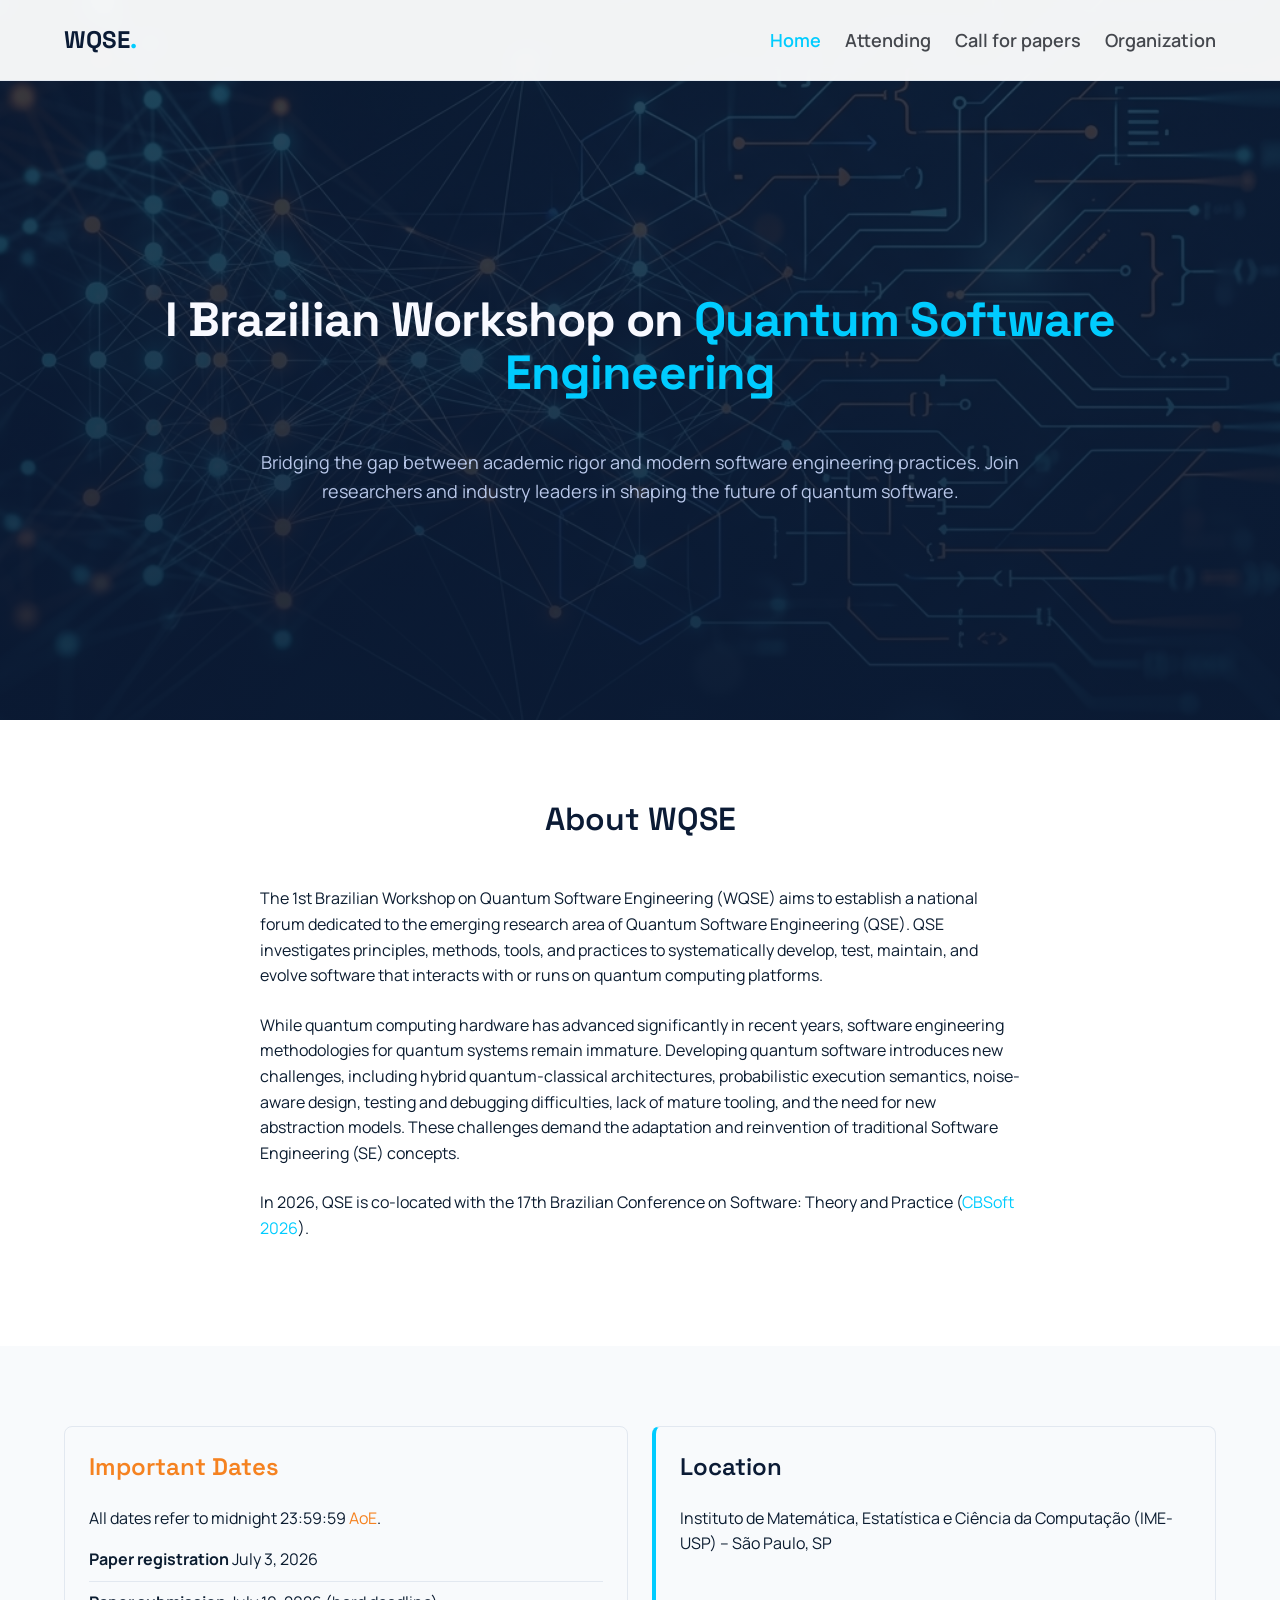
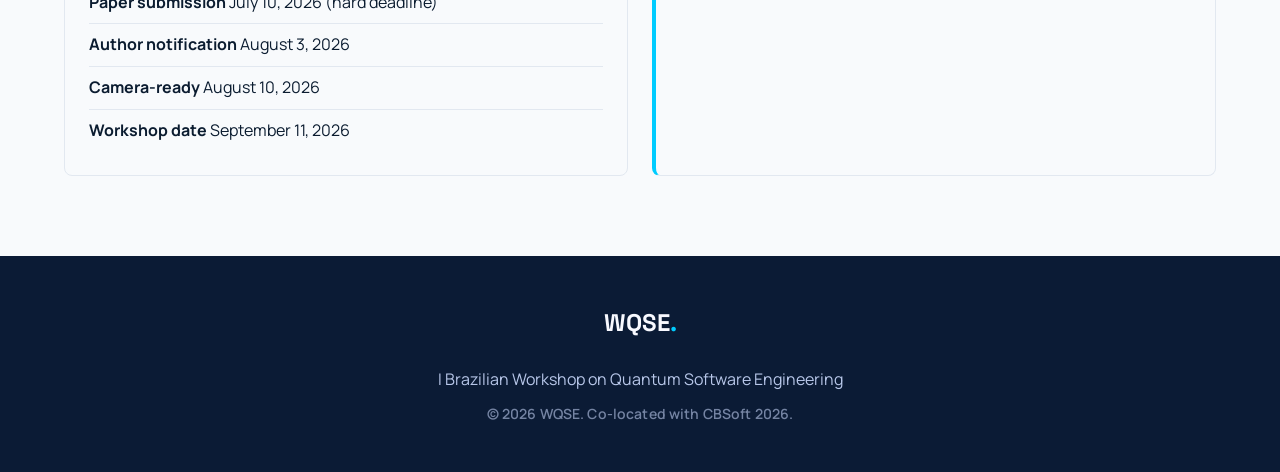
<file: index.html>
<!DOCTYPE html>
<html lang="en">
<head>
    <meta charset="UTF-8">
    <meta name="viewport" content="width=device-width, initial-scale=1.0">
    <title>WQSE - I Brazilian Workshop on Quantum Software Engineering</title>
    <meta name="description" content="I Brazilian Workshop on Quantum Software Engineering (WQSE), co-located with CBSoft 2026.">
    <link rel="stylesheet" href="style.css">
    <style>
        .hero {
            background-image: linear-gradient(rgba(11, 27, 53, 0.8), rgba(11, 27, 53, 0.9)), url('assets/hero-bg.png');
            background-size: cover;
            background-position: center;
        }
    </style>
</head>
<body>
    <!-- Header Navigation -->
    <header class="header">
        <div class="container nav-container">
            <a href="index.html" class="logo">WQSE<span class="text-cyan">.</span></a>
            <nav>
                <ul class="nav-links">
                    <li><a href="index.html" class="nav-link active">Home</a></li>
                    <li><a href="attending.html" class="nav-link">Attending</a></li>
                    <li><a href="cfp.html" class="nav-link">Call for papers</a></li>
                    <li><a href="organization.html" class="nav-link">Organization</a></li>
                </ul>
            </nav>
        </div>
    </header>

    <main>
        <!-- Hero Section -->
        <section class="hero section-dark">
            <div class="container grid">
                <div class="col-12 hero-content text-center">
                    <h1 class="display">I Brazilian Workshop on <span class="text-cyan">Quantum Software Engineering</span></h1>
                    <h2 class="body-lg" style="color: var(--color-inverse-primary); max-width: 800px; margin: 0 auto; font-family: var(--font-body); font-weight: 400;">
                        Bridging the gap between academic rigor and modern software engineering practices. Join researchers and industry leaders in shaping the future of quantum software.
                    </h2>
                </div>
            </div>
        </section>

        <!-- About Section -->
        <section id="about" class="section">
            <div class="container grid">
                <div class="col-8" style="margin: 0 auto;">
                    <h2 class="headline-lg text-center" style="margin-bottom: var(--spacing-lg); color: var(--color-primary);">About WQSE</h2>
                    <p class="body-md" style="margin-bottom: var(--spacing-md);">
                        The 1st Brazilian Workshop on Quantum Software Engineering (WQSE) aims to establish a national forum dedicated to the emerging research area of Quantum Software Engineering (QSE). QSE investigates principles, methods, tools, and practices to systematically develop, test, maintain, and evolve software that interacts with or runs on quantum computing platforms.
                    </p>
                    <p class="body-md" style="margin-bottom: var(--spacing-md);">
                        While quantum computing hardware has advanced significantly in recent years, software engineering methodologies for quantum systems remain immature. Developing quantum software introduces new challenges, including hybrid quantum-classical architectures, probabilistic execution semantics, noise-aware design, testing and debugging difficulties, lack of mature tooling, and the need for new abstraction models. These challenges demand the adaptation and reinvention of traditional Software Engineering (SE) concepts.
                    </p>
                    <p class="body-md" style="margin-bottom: var(--spacing-md);">
                        In 2026, QSE is co-located with the 17th Brazilian Conference on Software: Theory and Practice (<a href="https://cbsoft.sbc.org.br/2026/" target="_blank" style="color: var(--color-tertiary); text-decoration: none;">CBSoft 2026</a>).
                    </p>
                </div>
            </div>
        </section>

        <!-- Important Dates & Location -->
        <section class="section" style="background-color: var(--bg-level-1);">
            <div class="container grid">
                <div class="col-6 card">
                    <h3 class="headline-md" style="font-size: 24px; color: var(--color-secondary);">Important Dates</h3>
                    <p class="body-md" style="margin-top: 8px;">All dates refer to midnight 23:59:59 <a href="https://www.timeanddate.com/time/zones/aoe" target="_blank" style="color: var(--color-secondary); text-decoration: none;">AoE</a>.</p>
                    <ul class="body-md" style="list-style: none; padding: 0; margin-top: 16px;">
                        <li style="margin-bottom: 8px; border-bottom: 1px solid var(--border-level-1); padding-bottom: 8px;"><strong>Paper registration</strong> July 3, 2026</li>
                        <li style="margin-bottom: 8px; border-bottom: 1px solid var(--border-level-1); padding-bottom: 8px;"><strong>Paper submission</strong> July 10, 2026 (hard deadline)</li>
                        <li style="margin-bottom: 8px; border-bottom: 1px solid var(--border-level-1); padding-bottom: 8px;"><strong>Author notification</strong> August 3, 2026</li>
                        <li style="margin-bottom: 8px; border-bottom: 1px solid var(--border-level-1); padding-bottom: 8px;"><strong>Camera-ready</strong> August 10, 2026</li>
                        <li style="margin-bottom: 8px;"><strong>Workshop date</strong> September 11, 2026</li>
                    </ul>
                </div>
                
                <div class="col-6 card" style="border-left: 4px solid var(--color-tertiary);">
                    <h3 class="headline-md" style="font-size: 24px;">Location</h3>
                    <p class="body-md" style="margin-top: 16px;">
                        Instituto de Matemática, Estatística e Ciência da Computação (IME-USP) – São Paulo, SP
                    </p>
                </div>
            </div>
        </section>
    </main>

    <footer class="footer">
        <div class="container">
            <h2 class="logo" style="color: var(--color-surface-bright);">WQSE<span class="text-cyan">.</span></h2>
            <p class="body-md" style="color: var(--color-inverse-primary); margin: var(--spacing-sm) 0;">I Brazilian Workshop on Quantum Software Engineering</p>
            <p class="label-md" style="color: var(--color-on-primary-container);">© 2026 WQSE. Co-located with CBSoft 2026.</p>
        </div>
    </footer>
    <script src="script.js"></script>
</body>
</html>
</file>
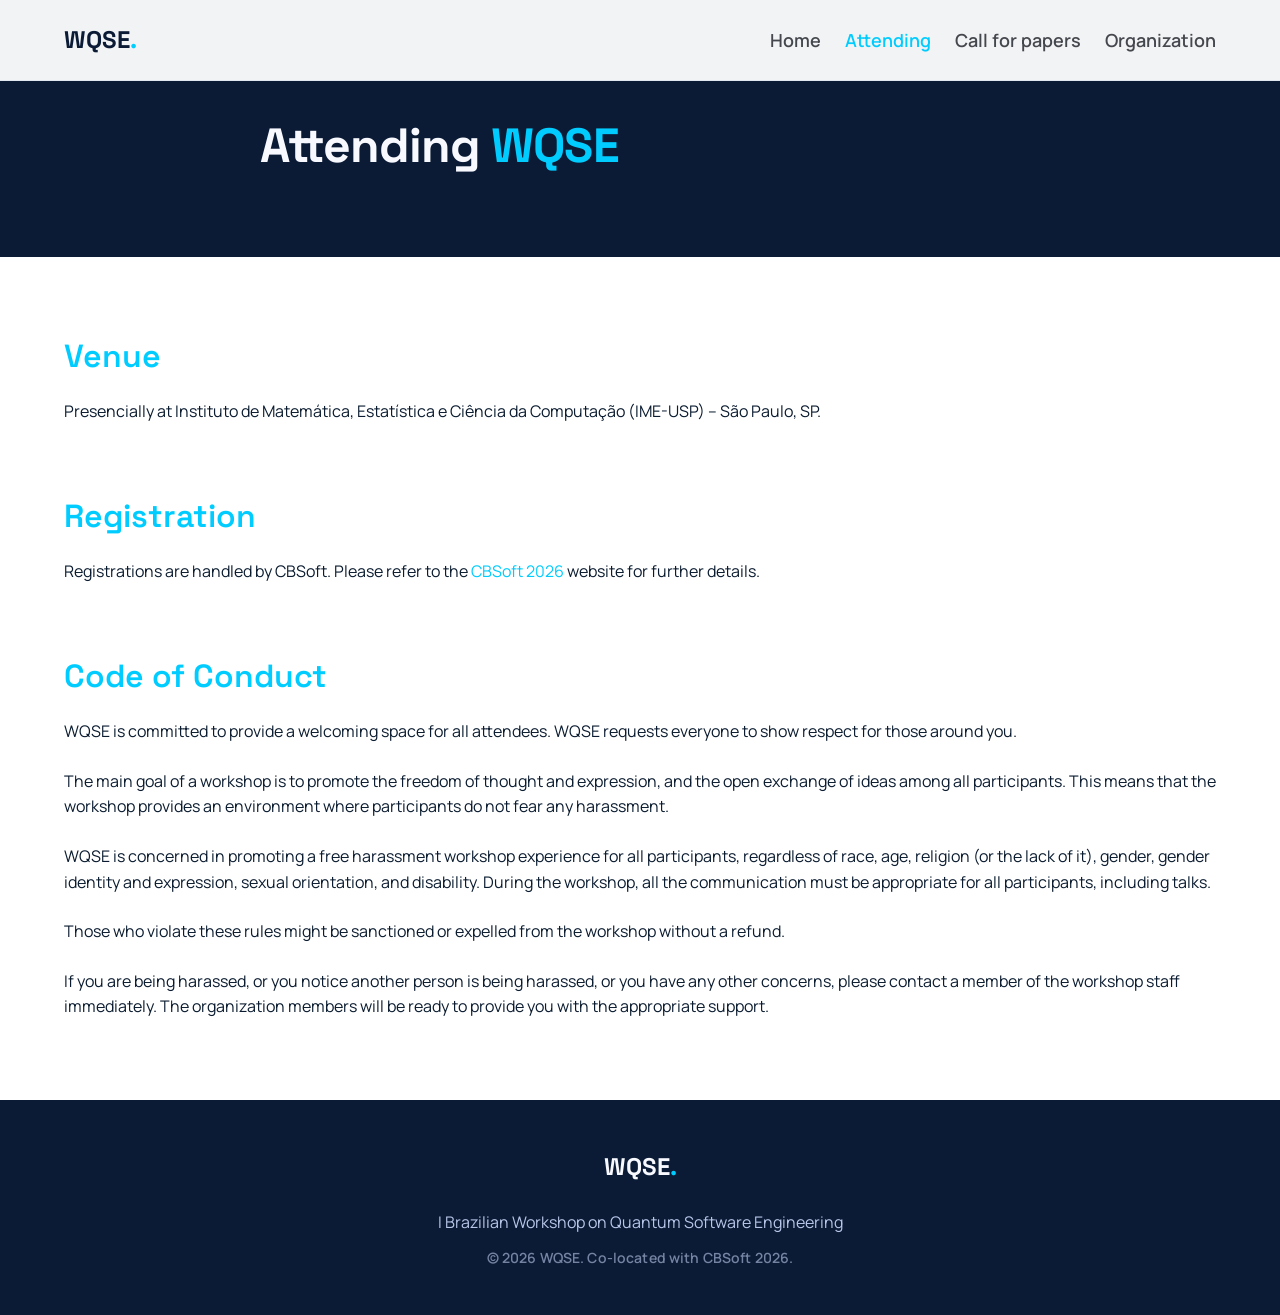
<file: attending.html>
<!DOCTYPE html>
<html lang="en">
<head>
    <meta charset="UTF-8">
    <meta name="viewport" content="width=device-width, initial-scale=1.0">
    <title>Attending - WQSE</title>
    <link rel="stylesheet" href="style.css">
</head>
<body>
    <header class="header">
        <div class="container nav-container">
            <a href="index.html" class="logo">WQSE<span class="text-cyan">.</span></a>
            <nav>
                <ul class="nav-links">
                    <li><a href="index.html" class="nav-link">Home</a></li>
                    <li><a href="attending.html" class="nav-link active">Attending</a></li>
                    <li><a href="cfp.html" class="nav-link">Call for papers</a></li>
                    <li><a href="organization.html" class="nav-link">Organization</a></li>
                </ul>
            </nav>
        </div>
    </header>

    <main>
        <section class="section section-dark" style="padding-top: 120px; padding-bottom: 60px;">
            <div class="container grid">
                <div class="col-8 hero-content">
                    <h1 class="display">Attending <span class="text-cyan">WQSE</span></h1>
                </div>
            </div>
        </section>

        <section class="section">
            <div class="container grid">
                <div class="col-12" style="margin-bottom: var(--spacing-lg);">
                    <h2 class="headline-lg text-cyan">Venue</h2>
                    <p class="body-md">
                        Presencially at Instituto de Matemática, Estatística e Ciência da Computação (IME-USP) – São Paulo, SP.
                    </p>
                </div>

                <div class="col-12" style="margin-bottom: var(--spacing-lg);">
                    <h2 class="headline-lg text-cyan">Registration</h2>
                    <p class="body-md">
                        Registrations are handled by CBSoft. Please refer to the <a href="https://cbsoft.sbc.org.br/2026/" target="_blank" style="color: var(--color-tertiary); text-decoration: none;">CBSoft 2026</a> website for further details.
                    </p>
                </div>

                <div class="col-12">
                    <h2 class="headline-lg text-cyan">Code of Conduct</h2>
                    <p class="body-md" style="margin-bottom: var(--spacing-md);">
                        WQSE is committed to provide a welcoming space for all attendees. WQSE requests everyone to show respect for those around you.
                    </p>
                    <p class="body-md" style="margin-bottom: var(--spacing-md);">
                        The main goal of a workshop is to promote the freedom of thought and expression, and the open exchange of ideas among all participants. This means that the workshop provides an environment where participants do not fear any harassment.
                    </p>
                    <p class="body-md" style="margin-bottom: var(--spacing-md);">
                        WQSE is concerned in promoting a free harassment workshop experience for all participants, regardless of race, age, religion (or the lack of it), gender, gender identity and expression, sexual orientation, and disability. During the workshop, all the communication must be appropriate for all participants, including talks.
                    </p>
                    <p class="body-md" style="margin-bottom: var(--spacing-md);">
                        Those who violate these rules might be sanctioned or expelled from the workshop without a refund.
                    </p>
                    <p class="body-md">
                        If you are being harassed, or you notice another person is being harassed, or you have any other concerns, please contact a member of the workshop staff immediately. The organization members will be ready to provide you with the appropriate support.
                    </p>
                </div>
            </div>
        </section>
    </main>

    <footer class="footer">
        <div class="container">
            <h2 class="logo" style="color: var(--color-surface-bright);">WQSE<span class="text-cyan">.</span></h2>
            <p class="body-md" style="color: var(--color-inverse-primary); margin: var(--spacing-sm) 0;">I Brazilian Workshop on Quantum Software Engineering</p>
            <p class="label-md" style="color: var(--color-on-primary-container);">© 2026 WQSE. Co-located with CBSoft 2026.</p>
        </div>
    </footer>
    <script src="script.js"></script>
</body>
</html>
</file>
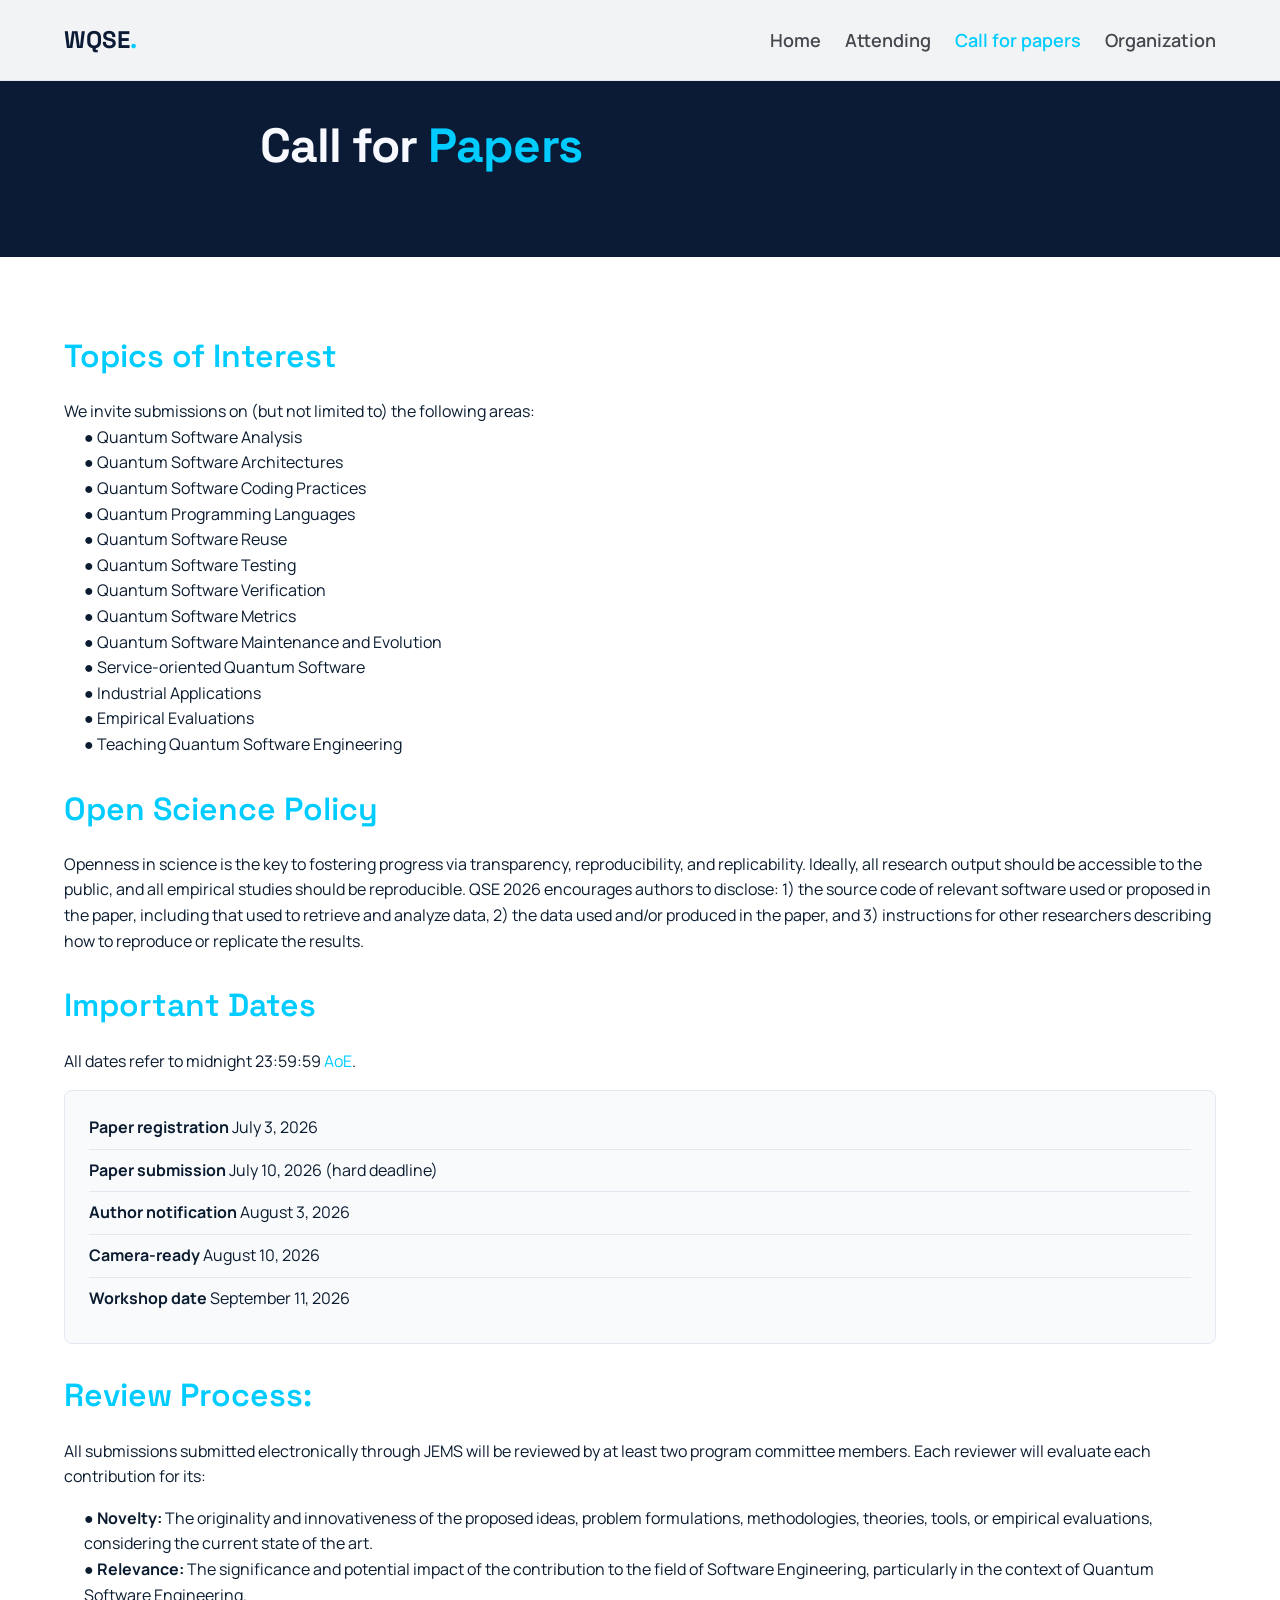
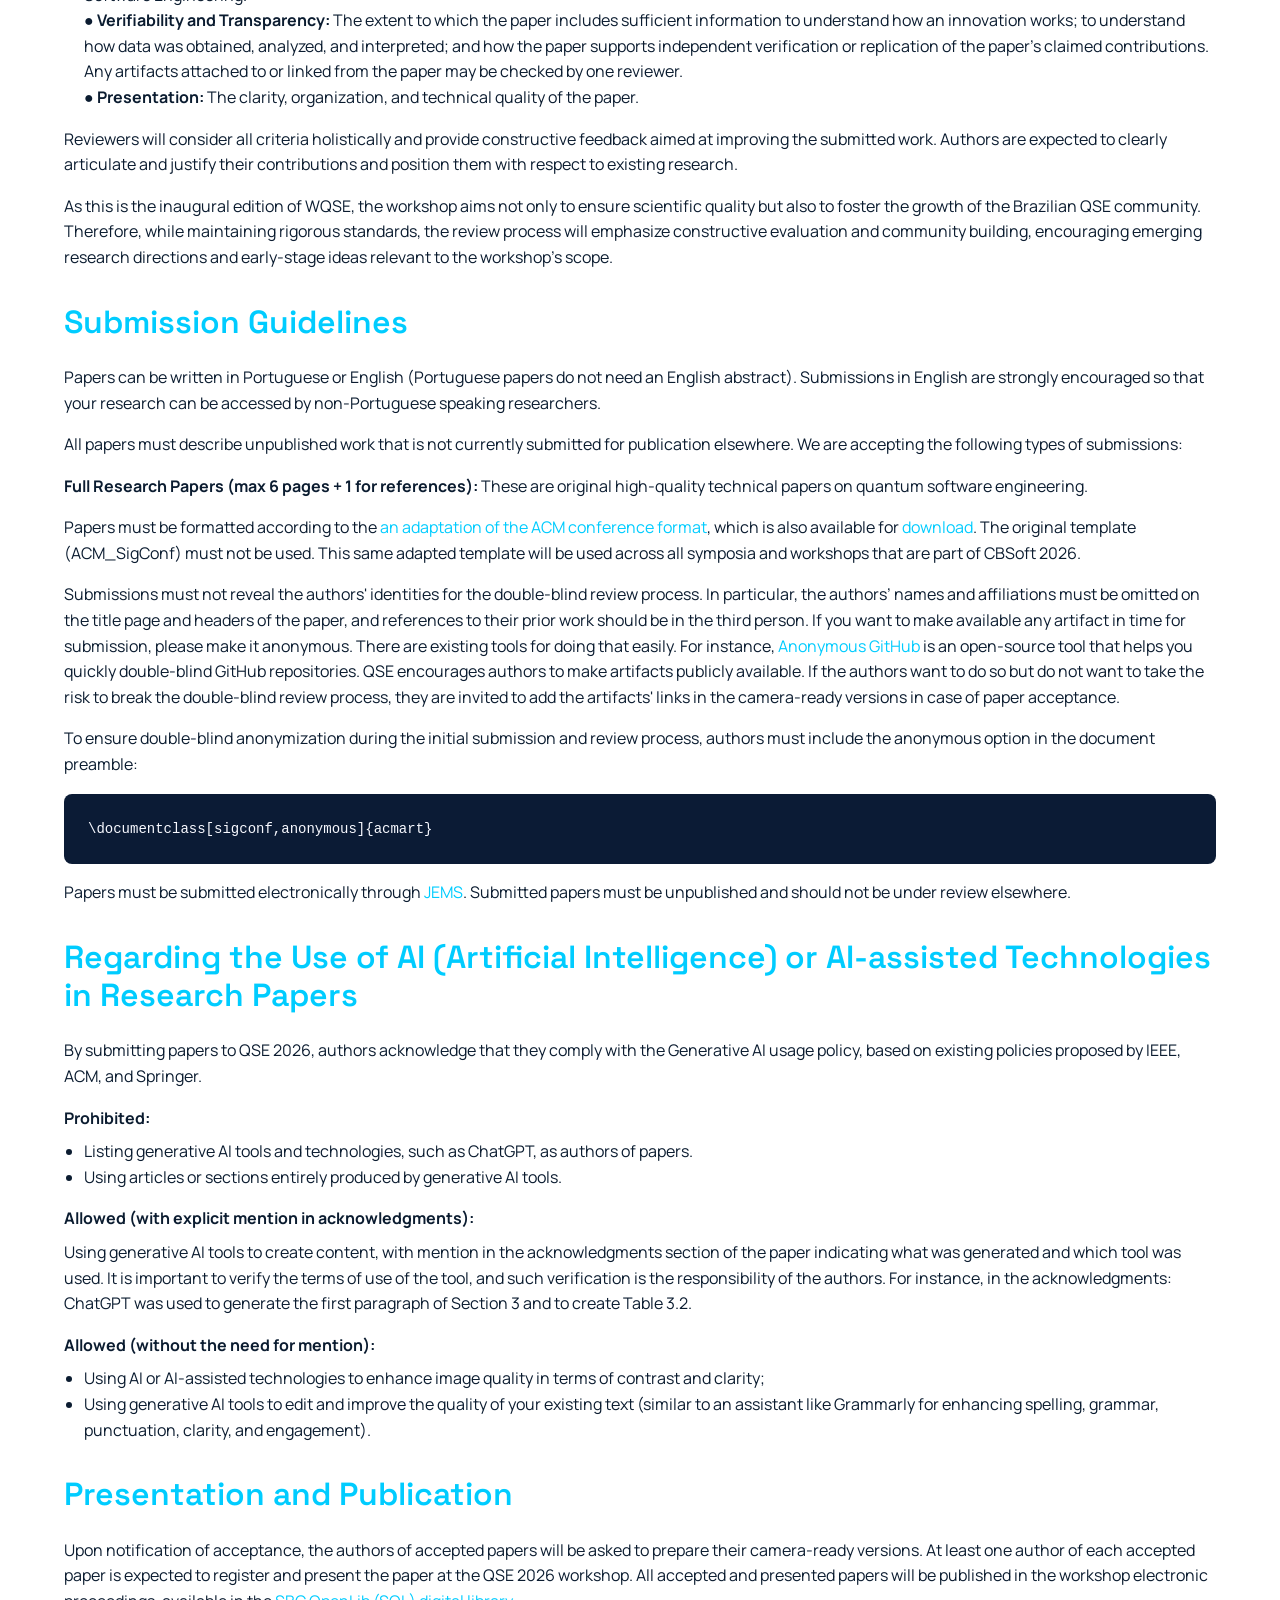
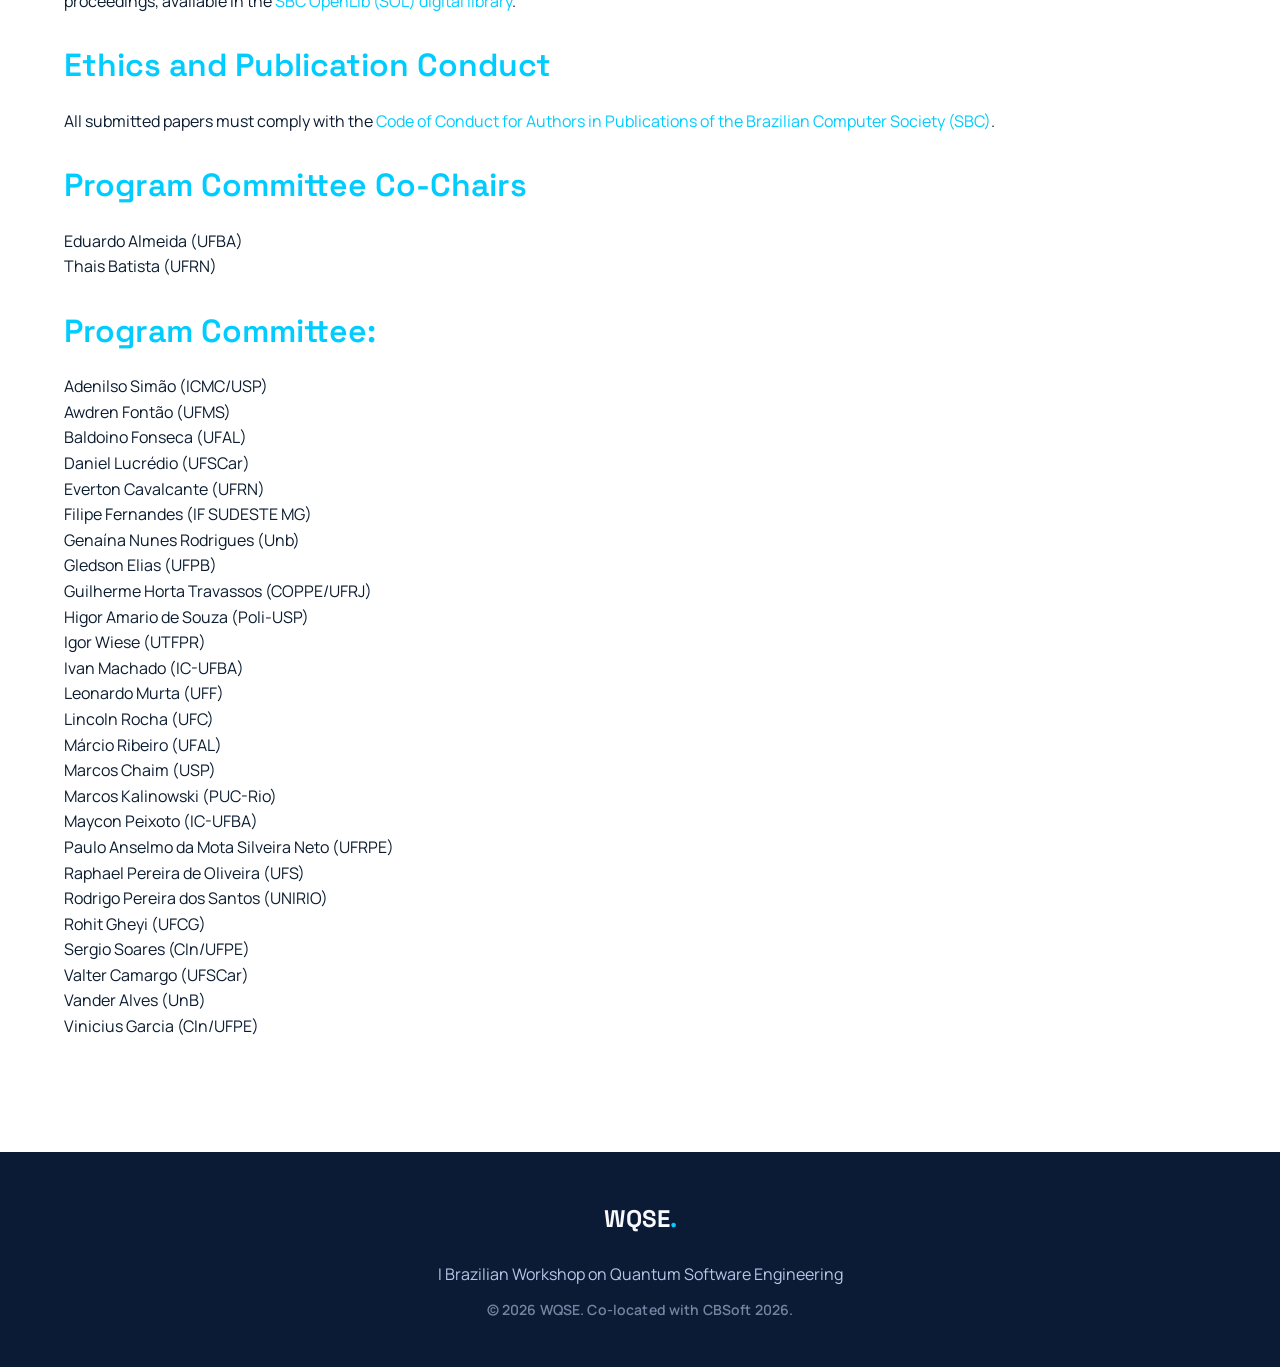
<file: cfp.html>
<!DOCTYPE html>
<html lang="en">
<head>
    <meta charset="UTF-8">
    <meta name="viewport" content="width=device-width, initial-scale=1.0">
    <title>Call for Papers - WQSE</title>
    <link rel="stylesheet" href="style.css">
</head>
<body>
    <header class="header">
        <div class="container nav-container">
            <a href="index.html" class="logo">WQSE<span class="text-cyan">.</span></a>
            <nav>
                <ul class="nav-links">
                    <li><a href="index.html" class="nav-link">Home</a></li>
                    <li><a href="attending.html" class="nav-link">Attending</a></li>
                    <li><a href="cfp.html" class="nav-link active">Call for papers</a></li>
                    <li><a href="organization.html" class="nav-link">Organization</a></li>
                </ul>
            </nav>
        </div>
    </header>

    <main>
        <section class="section section-dark" style="padding-top: 120px; padding-bottom: 60px;">
            <div class="container grid">
                <div class="col-8 hero-content">
                    <h1 class="display">Call for <span class="text-cyan">Papers</span></h1>
                </div>
            </div>
        </section>

        <section class="section">
            <div class="container grid">
                <div class="col-12">
                    <h2 class="headline-lg text-cyan">Topics of Interest</h2>
                    <p class="body-md">We invite submissions on (but not limited to) the following areas:</p>
                    <ul class="body-md" style="margin-left: 20px; margin-bottom: 32px; list-style-type: none;">
                        <li>● Quantum Software Analysis</li>
                        <li>● Quantum Software Architectures</li>
                        <li>● Quantum Software Coding Practices</li>
                        <li>● Quantum Programming Languages</li>
                        <li>● Quantum Software Reuse</li>
                        <li>● Quantum Software Testing</li>
                        <li>● Quantum Software Verification</li>
                        <li>● Quantum Software Metrics</li>
                        <li>● Quantum Software Maintenance and Evolution</li>
                        <li>● Service-oriented Quantum Software</li>
                        <li>● Industrial Applications</li>
                        <li>● Empirical Evaluations</li>
                        <li>● Teaching Quantum Software Engineering</li>
                    </ul>

                    <h2 class="headline-lg text-cyan">Open Science Policy</h2>
                    <p class="body-md" style="margin-bottom: 32px;">
                        Openness in science is the key to fostering progress via transparency, reproducibility, and replicability. Ideally, all research output should be accessible to the public, and all empirical studies should be reproducible. QSE 2026 encourages authors to disclose: 1) the source code of relevant software used or proposed in the paper, including that used to retrieve and analyze data, 2) the data used and/or produced in the paper, and 3) instructions for other researchers describing how to reproduce or replicate the results.
                    </p>

                    <h2 class="headline-lg text-cyan">Important Dates</h2>
                    <p class="body-md" style="margin-bottom: 16px;">All dates refer to midnight 23:59:59 <a href="https://www.timeanddate.com/time/zones/aoe" target="_blank" style="color: var(--color-tertiary); text-decoration: none;">AoE</a>.</p>
                    <div class="card" style="margin-bottom: 32px;">
                        <ul class="body-md" style="list-style: none; padding: 0;">
                            <li style="margin-bottom: 8px; border-bottom: 1px solid var(--border-level-1); padding-bottom: 8px;"><strong>Paper registration</strong> July 3, 2026</li>
                            <li style="margin-bottom: 8px; border-bottom: 1px solid var(--border-level-1); padding-bottom: 8px;"><strong>Paper submission</strong> July 10, 2026 (hard deadline)</li>
                            <li style="margin-bottom: 8px; border-bottom: 1px solid var(--border-level-1); padding-bottom: 8px;"><strong>Author notification</strong> August 3, 2026</li>
                            <li style="margin-bottom: 8px; border-bottom: 1px solid var(--border-level-1); padding-bottom: 8px;"><strong>Camera-ready</strong> August 10, 2026</li>
                            <li style="margin-bottom: 8px;"><strong>Workshop date</strong> September 11, 2026</li>
                        </ul>
                    </div>

                    <h2 class="headline-lg text-cyan">Review Process:</h2>
                    <p class="body-md" style="margin-bottom: 16px;">
                        All submissions submitted electronically through JEMS will be reviewed by at least two program committee members. Each reviewer will evaluate each contribution for its:
                    </p>
                    <ul class="body-md" style="margin-left: 20px; margin-bottom: 16px; list-style-type: none;">
                        <li>● <strong>Novelty:</strong> The originality and innovativeness of the proposed ideas, problem formulations, methodologies, theories, tools, or empirical evaluations, considering the current state of the art.</li>
                        <li>● <strong>Relevance:</strong> The significance and potential impact of the contribution to the field of Software Engineering, particularly in the context of Quantum Software Engineering.</li>
                        <li>● <strong>Verifiability and Transparency:</strong> The extent to which the paper includes sufficient information to understand how an innovation works; to understand how data was obtained, analyzed, and interpreted; and how the paper supports independent verification or replication of the paper’s claimed contributions. Any artifacts attached to or linked from the paper may be checked by one reviewer.</li>
                        <li>● <strong>Presentation:</strong> The clarity, organization, and technical quality of the paper.</li>
                    </ul>
                    <p class="body-md" style="margin-bottom: 16px;">
                        Reviewers will consider all criteria holistically and provide constructive feedback aimed at improving the submitted work. Authors are expected to clearly articulate and justify their contributions and position them with respect to existing research.
                    </p>
                    <p class="body-md" style="margin-bottom: 32px;">
                        As this is the inaugural edition of WQSE, the workshop aims not only to ensure scientific quality but also to foster the growth of the Brazilian QSE community. Therefore, while maintaining rigorous standards, the review process will emphasize constructive evaluation and community building, encouraging emerging research directions and early-stage ideas relevant to the workshop’s scope.
                    </p>

                    <h2 class="headline-lg text-cyan">Submission Guidelines</h2>
                    <p class="body-md" style="margin-bottom: 16px;">
                        Papers can be written in Portuguese or English (Portuguese papers do not need an English abstract). Submissions in English are strongly encouraged so that your research can be accessed by non-Portuguese speaking researchers.
                    </p>
                    <p class="body-md" style="margin-bottom: 16px;">
                        All papers must describe unpublished work that is not currently submitted for publication elsewhere. We are accepting the following types of submissions:
                    </p>
                    <p class="body-md" style="margin-bottom: 16px;">
                        <strong>Full Research Papers (max 6 pages + 1 for references):</strong> These are original high-quality technical papers on quantum software engineering.
                    </p>
                    <p class="body-md" style="margin-bottom: 16px;">
                        Papers must be formatted according to the <a href="https://www.overleaf.com/read/cyhpwwkngcwk#baf5f5" target="_blank" style="color: var(--color-tertiary); text-decoration: none;">an adaptation of the ACM conference format</a>, which is also available for <a href="https://cbsoft.sbc.org.br/2026/Template_para_eventos_do_CBSoft.zip" target="_blank" style="color: var(--color-tertiary); text-decoration: none;">download</a>. The original template (ACM_SigConf) must not be used. This same adapted template will be used across all symposia and workshops that are part of CBSoft 2026.
                    </p>
                    <p class="body-md" style="margin-bottom: 16px;">
                        Submissions must not reveal the authors' identities for the double-blind review process. In particular, the authors’ names and affiliations must be omitted on the title page and headers of the paper, and references to their prior work should be in the third person. If you want to make available any artifact in time for submission, please make it anonymous. There are existing tools for doing that easily. For instance, <a href="https://anonymous.4open.science/" target="_blank" style="color: var(--color-tertiary); text-decoration: none;">Anonymous GitHub</a> is an open-source tool that helps you quickly double-blind GitHub repositories. QSE encourages authors to make artifacts publicly available. If the authors want to do so but do not want to take the risk to break the double-blind review process, they are invited to add the artifacts' links in the camera-ready versions in case of paper acceptance.
                    </p>
                    <p class="body-md" style="margin-bottom: 16px;">
                        To ensure double-blind anonymization during the initial submission and review process, authors must include the anonymous option in the document preamble:
                    </p>
                    <div class="code-block" style="margin-bottom: 16px;">
\documentclass[sigconf,anonymous]{acmart}
                    </div>
                    <p class="body-md" style="margin-bottom: 32px;">
                        Papers must be submitted electronically through <a href="https://jems3.sbc.org.br/wqse2026/" target="_blank" style="color: var(--color-tertiary); text-decoration: none;">JEMS</a>. Submitted papers must be unpublished and should not be under review elsewhere.
                    </p>

                    <h2 class="headline-lg text-cyan">Regarding the Use of AI (Artificial Intelligence) or AI-assisted Technologies in Research Papers</h2>
                    <p class="body-md" style="margin-bottom: 16px;">
                        By submitting papers to QSE 2026, authors acknowledge that they comply with the Generative AI usage policy, based on existing policies proposed by IEEE, ACM, and Springer.
                    </p>
                    <p class="body-md" style="margin-bottom: 8px;"><strong>Prohibited:</strong></p>
                    <ul class="body-md" style="margin-left: 20px; margin-bottom: 16px;">
                        <li>Listing generative AI tools and technologies, such as ChatGPT, as authors of papers.</li>
                        <li>Using articles or sections entirely produced by generative AI tools.</li>
                    </ul>
                    <p class="body-md" style="margin-bottom: 8px;"><strong>Allowed (with explicit mention in acknowledgments):</strong></p>
                    <p class="body-md" style="margin-bottom: 16px;">
                        Using generative AI tools to create content, with mention in the acknowledgments section of the paper indicating what was generated and which tool was used. It is important to verify the terms of use of the tool, and such verification is the responsibility of the authors. For instance, in the acknowledgments: ChatGPT was used to generate the first paragraph of Section 3 and to create Table 3.2.
                    </p>
                    <p class="body-md" style="margin-bottom: 8px;"><strong>Allowed (without the need for mention):</strong></p>
                    <ul class="body-md" style="margin-left: 20px; margin-bottom: 32px;">
                        <li>Using AI or AI-assisted technologies to enhance image quality in terms of contrast and clarity;</li>
                        <li>Using generative AI tools to edit and improve the quality of your existing text (similar to an assistant like Grammarly for enhancing spelling, grammar, punctuation, clarity, and engagement).</li>
                    </ul>

                    <h2 class="headline-lg text-cyan">Presentation and Publication</h2>
                    <p class="body-md" style="margin-bottom: 32px;">
                        Upon notification of acceptance, the authors of accepted papers will be asked to prepare their camera-ready versions. At least one author of each accepted paper is expected to register and present the paper at the QSE 2026 workshop. All accepted and presented papers will be published in the workshop electronic proceedings, available in the <a href="https://sol.sbc.org.br/index.php/vem" target="_blank" style="color: var(--color-tertiary); text-decoration: none;">SBC OpenLib (SOL) digital library</a>.
                    </p>

                    <h2 class="headline-lg text-cyan">Ethics and Publication Conduct</h2>
                    <p class="body-md" style="margin-bottom: 32px;">
                        All submitted papers must comply with the <a href="https://sol.sbc.org.br/index.php/indice/conduta" target="_blank" style="color: var(--color-tertiary); text-decoration: none;">Code of Conduct for Authors in Publications of the Brazilian Computer Society (SBC)</a>.
                    </p>

                    <!-- Committees appended here as per instructions -->
                    <h2 class="headline-lg text-cyan">Program Committee Co-Chairs</h2>
                    <ul class="body-md" style="list-style: none; padding: 0; margin-bottom: 32px;">
                        <li>Eduardo Almeida (UFBA)</li>
                        <li>Thais Batista (UFRN)</li>
                        
                    </ul>

                    <h2 class="headline-lg text-cyan">Program Committee:</h2>
                    <ul class="body-md" style="list-style: none; padding: 0; margin-bottom: 32px;">
                        <li>Adenilso Simão (ICMC/USP)</li>
                        <li>Awdren Fontão (UFMS)</li>
                        <li>Baldoino Fonseca (UFAL)</li>
                        <li>Daniel Lucrédio (UFSCar)</li>
                        <li>Everton Cavalcante (UFRN)</li>
                        <li>Filipe Fernandes (IF SUDESTE MG)</li>
                        <li>Genaína Nunes Rodrigues (Unb)</li>
                        <li>Gledson Elias (UFPB)</li>
                        <li>Guilherme Horta Travassos (COPPE/UFRJ)</li>
                        <li>Higor Amario de Souza (Poli-USP)</li>
                        <li>Igor Wiese (UTFPR)</li>
                        <li>Ivan Machado (IC-UFBA)</li>
                        <li>Leonardo Murta (UFF)</li>
                        <li>Lincoln Rocha (UFC)</li>
                        <li>Márcio Ribeiro (UFAL)</li>
                        <li>Marcos Chaim (USP)</li>
                        <li>Marcos Kalinowski (PUC-Rio)</li>
                        <li>Maycon Peixoto (IC-UFBA)</li>
                        <li>Paulo Anselmo da Mota Silveira Neto (UFRPE)</li>
                        <li>Raphael Pereira de Oliveira (UFS)</li>
                        <li>Rodrigo Pereira dos Santos (UNIRIO)</li>
                        <li>Rohit Gheyi (UFCG)</li>
                        <li>Sergio Soares (CIn/UFPE)</li>
                        <li>Valter Camargo (UFSCar)</li>
                        <li>Vander Alves (UnB)</li>
                        <li>Vinicius Garcia (CIn/UFPE)</li>
                    </ul>
                </div>
            </div>
        </section>
    </main>

    <footer class="footer">
        <div class="container">
            <h2 class="logo" style="color: var(--color-surface-bright);">WQSE<span class="text-cyan">.</span></h2>
            <p class="body-md" style="color: var(--color-inverse-primary); margin: var(--spacing-sm) 0;">I Brazilian Workshop on Quantum Software Engineering</p>
            <p class="label-md" style="color: var(--color-on-primary-container);">© 2026 WQSE. Co-located with CBSoft 2026.</p>
        </div>
    </footer>
    <script src="script.js"></script>
</body>
</html>
</file>
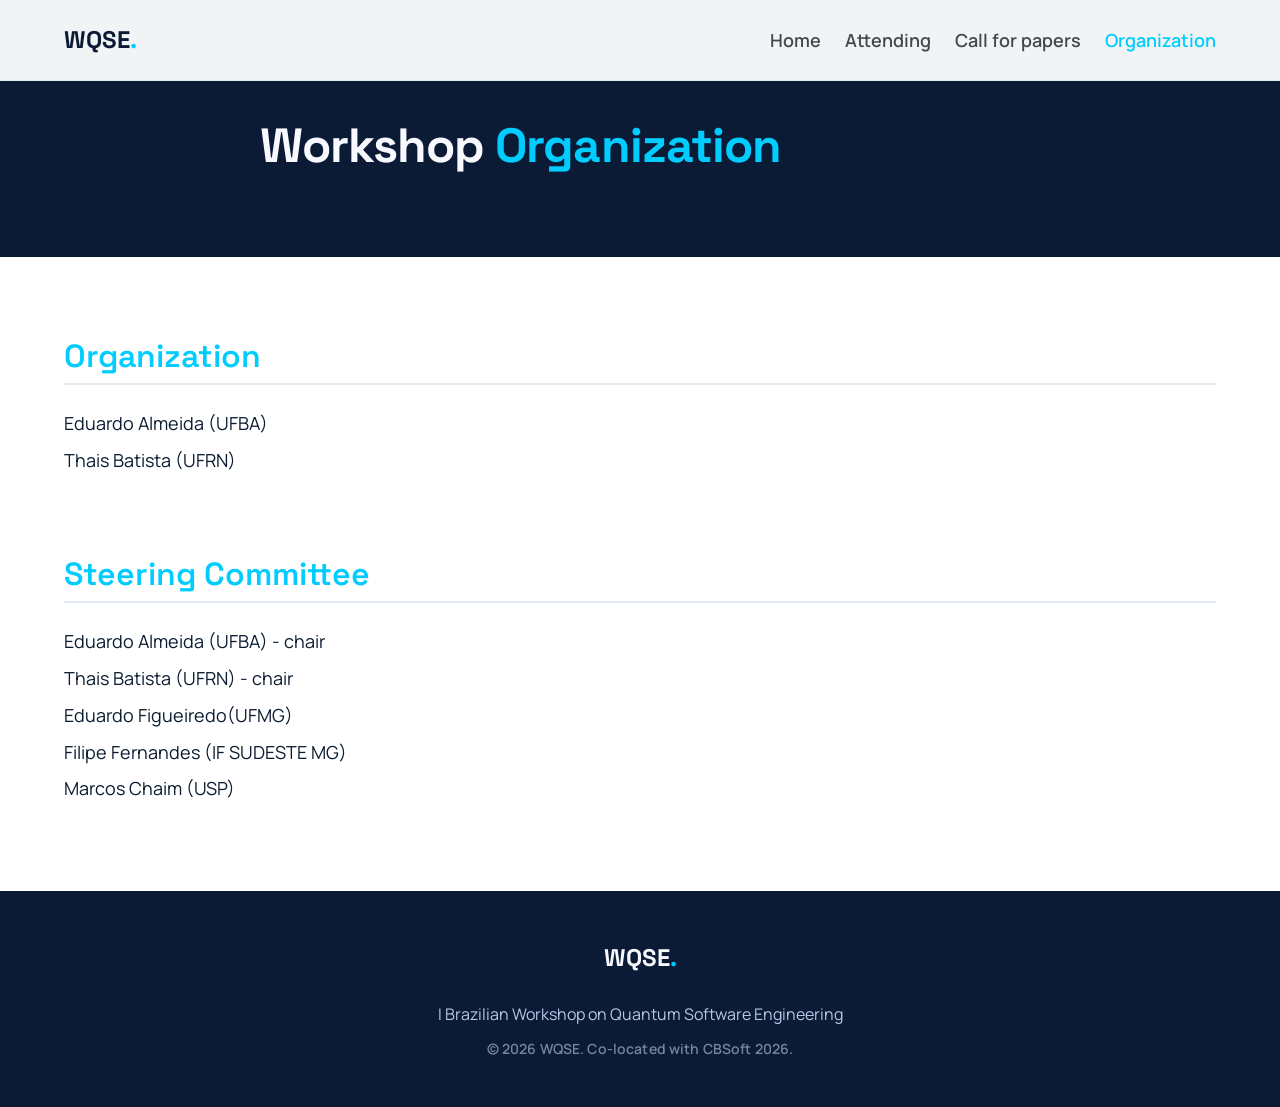
<file: organization.html>
<!DOCTYPE html>
<html lang="en">
<head>
    <meta charset="UTF-8">
    <meta name="viewport" content="width=device-width, initial-scale=1.0">
    <title>Organization - WQSE</title>
    <link rel="stylesheet" href="style.css">
</head>
<body>
    <header class="header">
        <div class="container nav-container">
            <a href="index.html" class="logo">WQSE<span class="text-cyan">.</span></a>
            <nav>
                <ul class="nav-links">
                    <li><a href="index.html" class="nav-link">Home</a></li>
                    <li><a href="attending.html" class="nav-link">Attending</a></li>
                    <li><a href="cfp.html" class="nav-link">Call for papers</a></li>
                    <li><a href="organization.html" class="nav-link active">Organization</a></li>
                </ul>
            </nav>
        </div>
    </header>

    <main>
        <section class="section section-dark" style="padding-top: 120px; padding-bottom: 60px;">
            <div class="container grid">
                <div class="col-8 hero-content">
                    <h1 class="display">Workshop <span class="text-cyan">Organization</span></h1>
                </div>
            </div>
        </section>

        <section class="section">
            <div class="container grid">
                <div class="col-12" style="margin-bottom: var(--spacing-lg);">
                    <h2 class="headline-lg text-cyan" style="border-bottom: 2px solid var(--border-level-1); padding-bottom: 8px;">Organization</h2>
                    <ul class="body-md" style="list-style: none; padding: 0; margin-top: 16px; font-size: 18px;">
                        <li style="margin-bottom: 8px;">Eduardo Almeida (UFBA)</li>
                        <li style="margin-bottom: 8px;">Thais Batista (UFRN)</li>
                    </ul>
                </div>

                <div class="col-12">
                    <h2 class="headline-lg text-cyan" style="border-bottom: 2px solid var(--border-level-1); padding-bottom: 8px;">Steering Committee</h2>
                    <ul class="body-md" style="list-style: none; padding: 0; margin-top: 16px; font-size: 18px;">
                        <li style="margin-bottom: 8px;">Eduardo Almeida (UFBA) - chair</li>
                        <li style="margin-bottom: 8px;">Thais Batista (UFRN) - chair</li>
                        <li style="margin-bottom: 8px;">Eduardo Figueiredo(UFMG)</li>
                        <li style="margin-bottom: 8px;">Filipe Fernandes (IF SUDESTE MG)</li>
                        <li style="margin-bottom: 8px;">Marcos Chaim (USP)</li>
                    </ul>
                </div>
            </div>
        </section>
    </main>

    <footer class="footer">
        <div class="container">
            <h2 class="logo" style="color: var(--color-surface-bright);">WQSE<span class="text-cyan">.</span></h2>
            <p class="body-md" style="color: var(--color-inverse-primary); margin: var(--spacing-sm) 0;">I Brazilian Workshop on Quantum Software Engineering</p>
            <p class="label-md" style="color: var(--color-on-primary-container);">© 2026 WQSE. Co-located with CBSoft 2026.</p>
        </div>
    </footer>
    <script src="script.js"></script>
</body>
</html>
</file>
<file: style.css>
@import url('https://fonts.googleapis.com/css2?family=Manrope:wght@400;600&family=Space+Grotesk:wght@600;700&display=swap');

:root {
  /* Colors */
  --color-surface: #f8f9ff;
  --color-surface-dim: #cbdbf5;
  --color-surface-bright: #f8f9ff;
  --color-surface-container-lowest: #ffffff;
  --color-surface-container-low: #eff4ff;
  --color-surface-container: #e5eeff;
  --color-surface-container-high: #dce9ff;
  --color-surface-container-highest: #d3e4fe;
  
  --color-on-surface: #0b1c30;
  --color-on-surface-variant: #44474d;
  --color-inverse-surface: #213145;
  --color-inverse-on-surface: #eaf1ff;
  
  --color-outline: #75777e;
  --color-outline-variant: #c5c6ce;
  --color-surface-tint: #505e7c;
  
  --color-primary-base: #0B1B35;
  --color-secondary-base: #F58220;
  --color-tertiary-base: #00CCFF;

  --color-primary: #0b1b35; /* Midnight Navy */
  --color-on-primary: #ffffff;
  --color-primary-container: #0b1b35;
  --color-on-primary-container: #7584a3;
  --color-inverse-primary: #b8c7e9;
  
  --color-secondary: #f58220; /* Energetic Orange */
  --color-on-secondary: #ffffff;
  --color-secondary-container: #ff8928;
  --color-on-secondary-container: #642f00;
  
  --color-tertiary: #00ccff; /* Tech Cyan */
  --color-on-tertiary: #ffffff;
  --color-tertiary-container: #001f29;
  --color-on-tertiary-container: #008fb4;
  
  --color-error: #ba1a1a;
  --color-on-error: #ffffff;
  --color-error-container: #ffdad6;
  --color-on-error-container: #93000a;
  
  --color-background: #ffffff;
  --color-on-background: #0b1c30;
  
  /* Levels & Elevation */
  --bg-level-0: #ffffff;
  --bg-level-1: #f8fafc;
  --border-level-1: #e2e8f0;
  --shadow-level-2: 0 10px 25px -5px rgba(11, 27, 53, 0.1);

  /* Typography */
  --font-display: 'Space Grotesk', sans-serif;
  --font-body: 'Manrope', sans-serif;
  --font-code: monospace;

  /* Rounded */
  --rounded-sm: 0.125rem;
  --rounded-default: 0.25rem; /* 4px */
  --rounded-md: 0.375rem;
  --rounded-lg: 0.5rem; /* 8px */
  --rounded-xl: 0.75rem;
  --rounded-full: 9999px;

  /* Spacing */
  --spacing-base: 8px;
  --spacing-xs: 4px;
  --spacing-sm: 12px;
  --spacing-md: 24px;
  --spacing-lg: 48px;
  --spacing-xl: 80px;
  --container-max: 1200px;
  --gutter: 24px;
}

/* Reset & Base Styles */
* {
  box-sizing: border-box;
  margin: 0;
  padding: 0;
}

body {
  font-family: var(--font-body);
  color: var(--color-on-surface);
  background-color: var(--color-background);
  line-height: 1.6;
  font-size: 18px; /* body-lg */
  -webkit-font-smoothing: antialiased;
}

/* Typography Utility Classes */
h1, h2, h3, h4, h5, h6 {
  font-family: var(--font-display);
  color: var(--color-primary);
  margin-bottom: var(--spacing-md);
}

.display {
  font-size: 48px;
  font-weight: 700;
  line-height: 1.1;
  letter-spacing: -0.02em;
}

.headline-lg {
  font-size: 32px;
  font-weight: 600;
  line-height: 1.2;
}

.headline-md {
  font-size: 24px;
  font-weight: 600;
  line-height: 1.3;
}

.body-lg {
  font-size: 18px;
  font-weight: 400;
  line-height: 1.6;
}

.body-md {
  font-size: 16px;
  font-weight: 400;
  line-height: 1.6;
}

.label-md {
  font-size: 14px;
  font-weight: 600;
  line-height: 1.4;
  letter-spacing: 0.01em;
}

.text-cyan {
    color: var(--color-tertiary);
}

/* Layout */
.container {
  width: 100%;
  max-width: var(--container-max);
  margin: 0 auto;
  padding: 0 var(--spacing-md);
}

.grid {
  display: grid;
  grid-template-columns: repeat(12, 1fr);
  gap: var(--gutter);
}

.col-12 { grid-column: span 12; }
.col-8 { grid-column: 3 / span 8; }
.col-6 { grid-column: span 6; }
.col-4 { grid-column: span 4; }

@media (max-width: 768px) {
  .col-8, .col-6, .col-4 {
    grid-column: span 12;
  }
}

.section {
  padding: var(--spacing-xl) 0;
}

.section-dark {
  background-color: var(--color-primary-base);
  color: var(--color-surface-bright);
}
.section-dark h1, .section-dark h2, .section-dark h3 {
    color: var(--color-surface-bright);
}

.text-center {
  text-align: center;
}

/* Components */

/* Buttons */
.btn {
  display: inline-flex;
  align-items: center;
  justify-content: center;
  height: 44px;
  padding: 0 var(--spacing-md);
  border-radius: var(--rounded-default);
  font-family: var(--font-body);
  font-size: 14px;
  font-weight: 600;
  letter-spacing: 0.01em;
  text-decoration: none;
  cursor: pointer;
  transition: all 0.2s ease;
  border: none;
}

.btn-primary {
  background-color: var(--color-primary);
  color: var(--color-on-primary);
}

.btn-primary:hover {
  background-color: var(--color-primary-container);
  box-shadow: var(--shadow-level-2);
}

.btn-secondary {
  background-color: var(--color-secondary);
  color: var(--color-on-secondary);
}

.btn-secondary:hover {
  background-color: var(--color-secondary-container);
  box-shadow: var(--shadow-level-2);
}

/* Cards */
.card {
  background-color: var(--bg-level-1);
  border: 1px solid var(--border-level-1);
  border-radius: var(--rounded-lg);
  padding: var(--spacing-md);
  transition: transform 0.2s ease, box-shadow 0.2s ease;
}

.card:hover {
  transform: translateY(-4px);
  box-shadow: var(--shadow-level-2);
}

/* Chips & Tags */
.chip {
  display: inline-flex;
  align-items: center;
  padding: var(--spacing-xs) var(--spacing-sm);
  background-color: rgba(0, 204, 255, 0.1); /* Light tint of cyan */
  color: var(--color-primary);
  border-radius: var(--rounded-default);
  font-size: 14px;
  font-weight: 600;
}

/* Input Fields */
.input-group {
  display: flex;
  flex-direction: column;
  margin-bottom: var(--spacing-md);
}

.input-label {
  font-size: 14px;
  font-weight: 600;
  margin-bottom: var(--spacing-xs);
  color: var(--color-on-surface-variant);
}

.input-field {
  background-color: var(--color-surface-container-lowest);
  border: 1px solid var(--border-level-1);
  border-radius: var(--rounded-default);
  padding: var(--spacing-sm);
  font-family: var(--font-body);
  font-size: 16px;
  outline: none;
  transition: all 0.2s ease;
}

.input-field:focus {
  border-color: var(--color-primary);
  box-shadow: 0 0 0 2px rgba(0, 204, 255, 0.5); /* cyan glow */
}

/* Code Snippets */
.code-block {
  background-color: var(--color-primary);
  color: var(--color-surface-bright);
  font-family: var(--font-code);
  font-size: 14px;
  padding: var(--spacing-md);
  border-radius: var(--rounded-lg);
  overflow-x: auto;
}

.code-keyword { color: var(--color-tertiary); }
.code-string { color: var(--color-secondary); }

/* Header & Navigation */
.header {
  position: fixed;
  top: 0;
  left: 0;
  width: 100%;
  background-color: rgba(255, 255, 255, 0.95);
  backdrop-filter: blur(8px);
  z-index: 1000;
  border-bottom: 1px solid var(--border-level-1);
}

.nav-container {
  display: flex;
  justify-content: space-between;
  align-items: center;
  height: 80px;
}

.logo {
  font-family: var(--font-display);
  font-weight: 700;
  font-size: 24px;
  color: var(--color-primary);
  text-decoration: none;
}

.nav-links {
  display: flex;
  gap: var(--spacing-md);
  list-style: none;
}

.nav-link {
  color: var(--color-on-surface-variant);
  text-decoration: none;
  font-weight: 600;
  transition: color 0.2s;
}

.nav-link:hover, .nav-link.active {
  color: var(--color-tertiary);
}

/* Hero Section */
.hero {
  padding-top: calc(80px + var(--spacing-xl));
  padding-bottom: var(--spacing-xl);
  min-height: 80vh;
  display: flex;
  align-items: center;
}

.hero-content {
  display: flex;
  flex-direction: column;
  gap: var(--spacing-md);
}

.hero-actions {
  display: flex;
  gap: var(--spacing-sm);
  margin-top: var(--spacing-md);
}

/* Footer */
.footer {
  background-color: var(--color-primary);
  color: var(--color-surface-bright);
  padding: var(--spacing-lg) 0;
  text-align: center;
}

.footer a {
  color: var(--color-tertiary);
  text-decoration: none;
}
</file>
